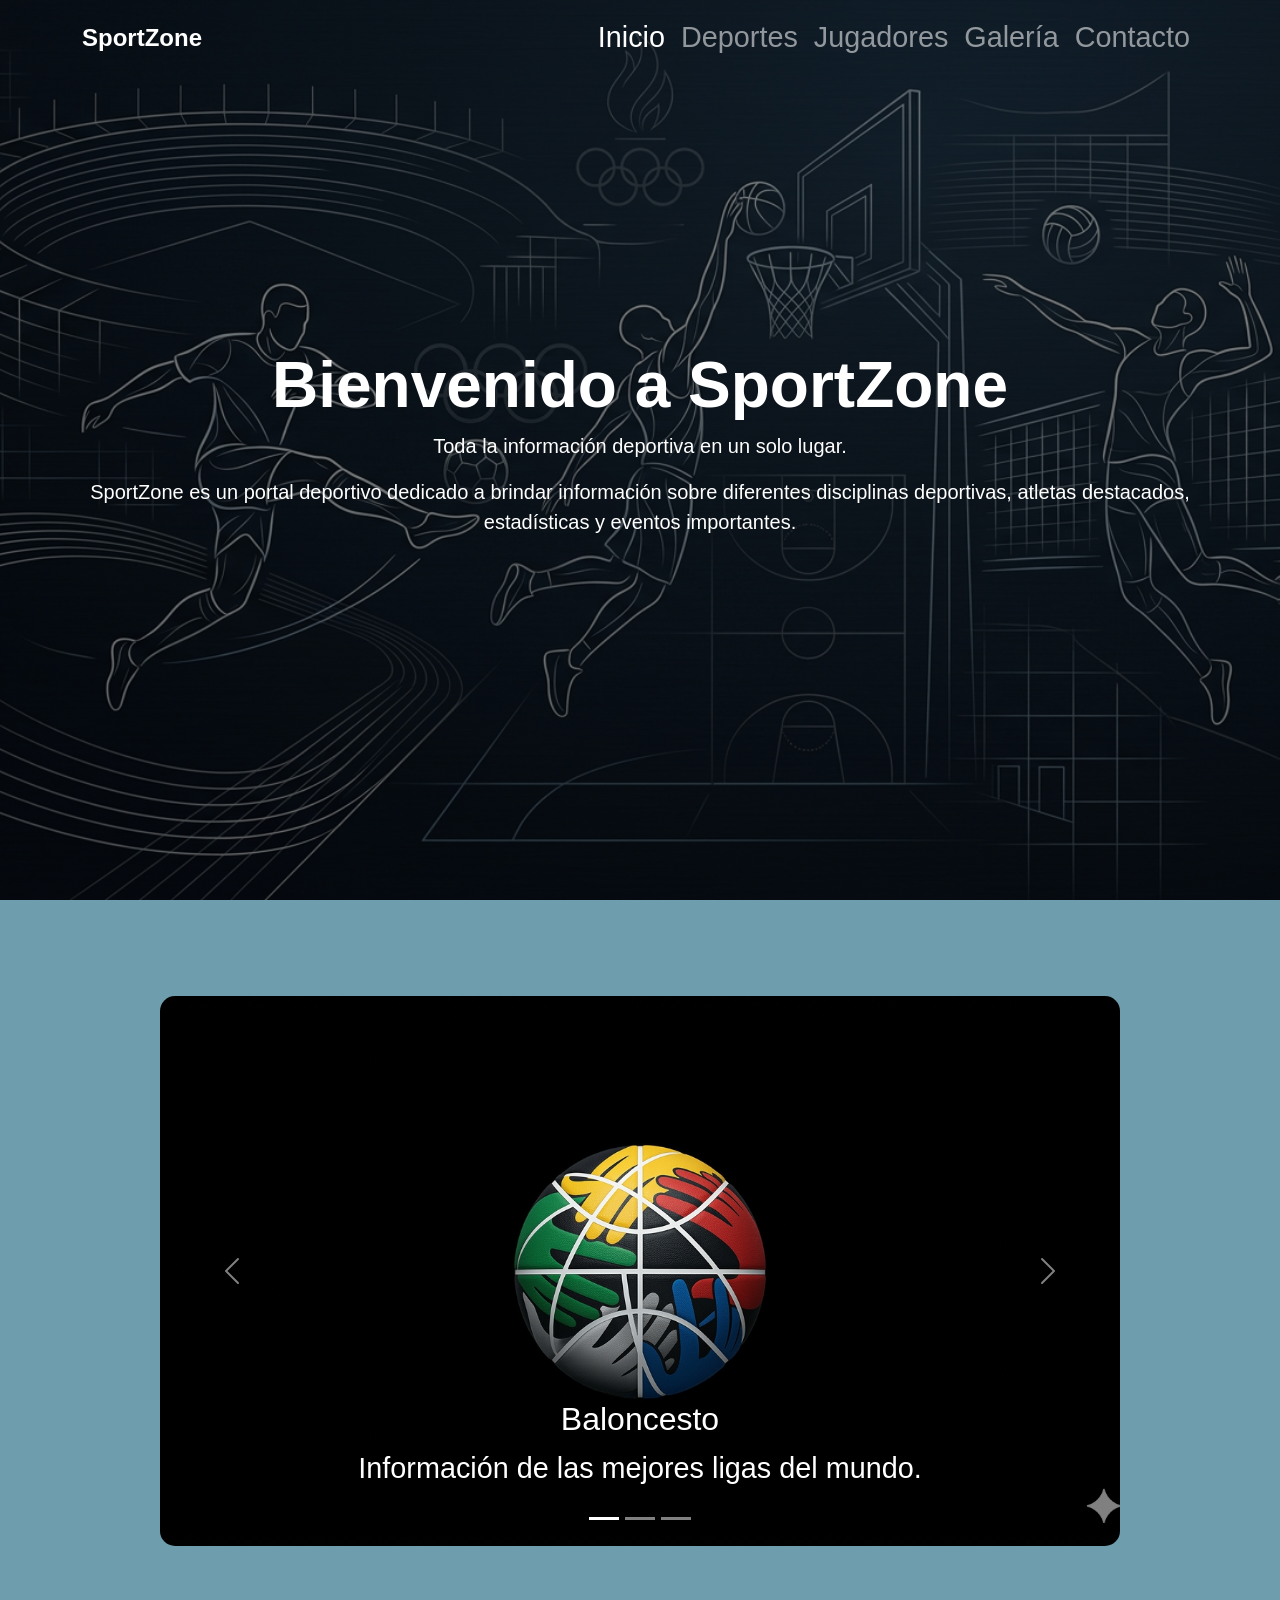
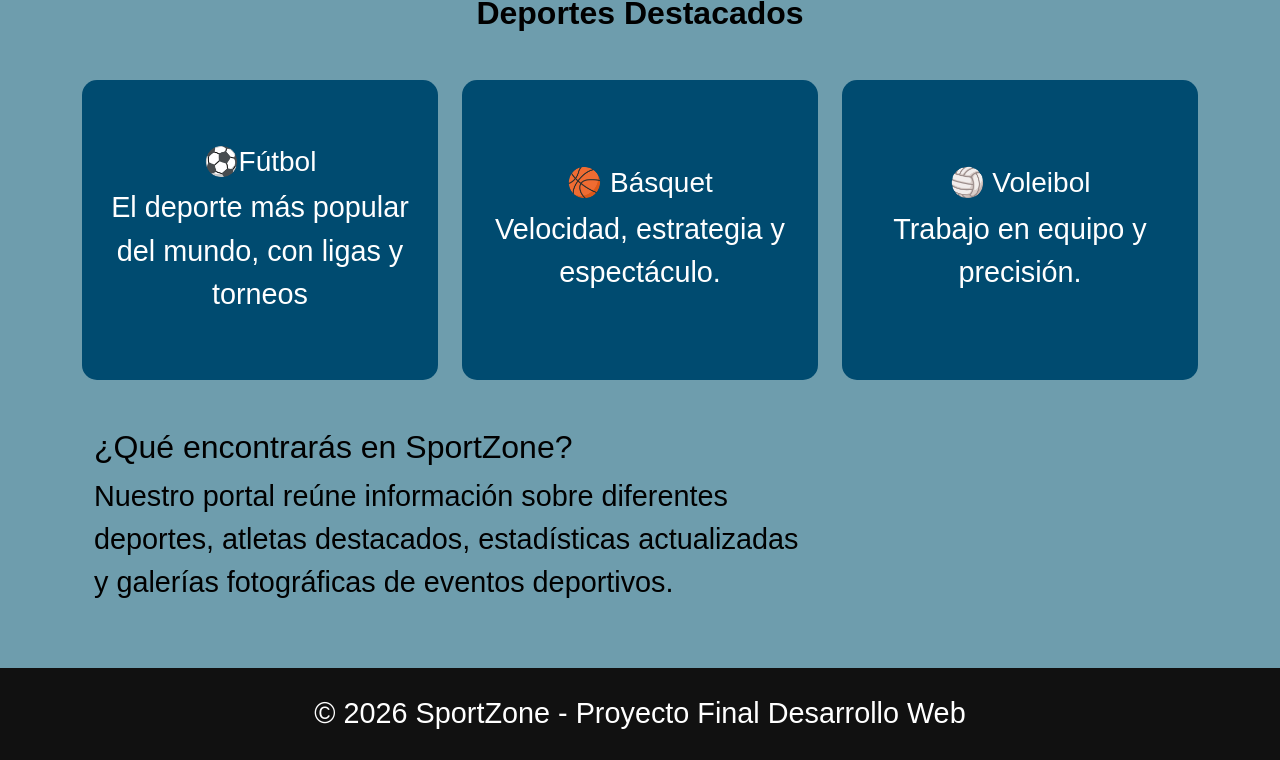
<file: index.html>
<!DOCTYPE html>
<html lang="es">

<head>
    <meta charset="UTF-8">
    <meta name="viewport" content="width=device-width, initial-scale=1.0">
    <title>SportZone - Portal Deportivo</title>
    <link href="https://cdn.jsdelivr.net/npm/bootstrap@5.3.3/dist/css/bootstrap.min.css" rel="stylesheet">
    <link rel="stylesheet" href="css/style.css">
</head>

<body>
    <header>
        <section class="hero">

            <div class="container text-center">

                <h1 class="display-3 fw-bold">
                    Bienvenido a SportZone
                </h1>

                <p class="lead">
                    Toda la información deportiva en un solo lugar.

                </p>

                <p class="lead">

                    SportZone es un portal deportivo dedicado a brindar
                    información sobre diferentes disciplinas deportivas,
                    atletas destacados, estadísticas y eventos importantes.

                </p>

            </div>

        </section>
        <nav class="navbar navbar-expand-lg navbar-dark fixed-top">

            <div class="container">

                <a class="navbar-brand fw-bold" href="index.html">
                    SportZone
                </a>

                <button class="navbar-toggler" type="button" data-bs-toggle="collapse" data-bs-target="#menu">

                    <span class="navbar-toggler-icon"></span>

                </button>

                <div class="collapse navbar-collapse" id="menu">

                    <ul class="navbar-nav ms-auto">

                        <li class="nav-item">
                            <a class="nav-link active" href="index.html">
                                Inicio
                            </a>
                        </li>

                        <li class="nav-item">
                            <a class="nav-link" href="deportes.html">
                                Deportes
                            </a>
                        </li>

                        <li class="nav-item">
                            <a class="nav-link" href="jugadores.html">
                                Jugadores
                            </a>
                        </li>

                        <li class="nav-item">
                            <a class="nav-link" href="galeria.html">
                                Galería
                            </a>
                        </li>

                        <li class="nav-item">
                            <a class="nav-link" href="contacto.html">
                                Contacto
                            </a>
                        </li>

                    </ul>

                </div>

            </div>

        </nav>

    </header>
    <main>

        <section class="mt-5 pt-5">

            <div id="carouselSport" class="carousel slide" data-bs-ride="carousel" data-bs-interval="3000">

                <div class="carousel-indicators">

                    <button type="button" data-bs-target="#carouselSport" data-bs-slide-to="0" class="active">
                    </button>

                    <button type="button" data-bs-target="#carouselSport" data-bs-slide-to="1">
                    </button>

                    <button type="button" data-bs-target="#carouselSport" data-bs-slide-to="2">
                    </button>

                </div>

                <div class="carousel-inner">

                    <div class="carousel-item active">

                        <img src="img/FIBA.png" class="d-block w-100" alt="Basket">

                        <div class="carousel-caption">

                            <h2>Baloncesto</h2>

                            <p>
                                Información de las mejores ligas del mundo.
                            </p>

                        </div>

                    </div>

                    <div class="carousel-item">

                        <img src="img/FIFA.png" class="d-block w-100" alt="Fútbol">

                        <div class="carousel-caption">

                            <h2>Fútbol</h2>

                            <p>
                                Noticias, jugadores y torneos internacionales.
                            </p>

                        </div>

                    </div>

                    <div class="carousel-item">

                        <img src="img/FIVB.png" class="d-block w-100" alt="Voleibol">

                        <div class="carousel-caption">

                            <h2>Voleibol</h2>

                            <p>
                                Conoce reglas, equipos y competiciones.
                            </p>

                        </div>

                    </div>

                </div>

                <button class="carousel-control-prev" type="button" data-bs-target="#carouselSport"
                    data-bs-slide="prev">

                    <span class="carousel-control-prev-icon"></span>

                </button>

                <button class="carousel-control-next" type="button" data-bs-target="#carouselSport"
                    data-bs-slide="next">

                    <span class="carousel-control-next-icon"></span>

                </button>

            </div>

        </section>
        <section class="container my-5">

            <h2 class="text-center mb-5 fw-bold">
                Deportes Destacados
            </h2>

            <div class="row justify-content-center g-4">

                <div class="col-md-4 d-flex justify-content-center">

                    <div class="flip-card">

                        <div class="flip-card-inner">

                            <div class="flip-card-front">

                                <h3>⚽Fútbol</h3>

                                El deporte más popular del mundo, con ligas y torneos

                            </div>

                            <div class="flip-card-back">

                                <img src="img/futbol.png" alt="">

                            </div>

                        </div>

                    </div>

                </div>

                <div class="col-md-4 d-flex justify-content-center">

                    <div class="flip-card">

                        <div class="flip-card-inner">

                            <div class="flip-card-front">

                                <h3>🏀 Básquet</h3>

                                Velocidad, estrategia y espectáculo.

                            </div>

                            <div class="flip-card-back">

                                <img src="img/basquet.png" alt="">

                            </div>

                        </div>

                    </div>

                </div>

                <div class="col-md-4 d-flex justify-content-center">

                    <div class="flip-card">

                        <div class="flip-card-inner">
                            <div class="flip-card-front">

                                <h3>🏐 Voleibol</h3>
                                Trabajo en equipo y precisión.
                            </div>

                            <div class="flip-card-back">

                                <img src="img/voley.png" alt="">

                            </div>

                        </div>

                    </div>

                </div>

            </div>

        </section>

    </main>
    <aside class="container my-5">
        <section class="container my-5">

            <div class="row">

                <article class="col-md-8">

                    <h2>
                        ¿Qué encontrarás en SportZone?
                    </h2>

                    <p>

                        Nuestro portal reúne información sobre
                        diferentes deportes, atletas destacados,
                        estadísticas actualizadas y galerías
                        fotográficas de eventos deportivos.

                    </p>

                </article>

            </div>

        </section>
    </aside>
    <footer class="text-center py-4">

        <p class="mb-0">
            © 2026 SportZone - Proyecto Final Desarrollo Web
        </p>

    </footer>

    <script src="https://cdn.jsdelivr.net/npm/bootstrap@5.3.3/dist/js/bootstrap.bundle.min.js"></script>
    <script src="js/script.js"></script>

</body>

</html>
</file>
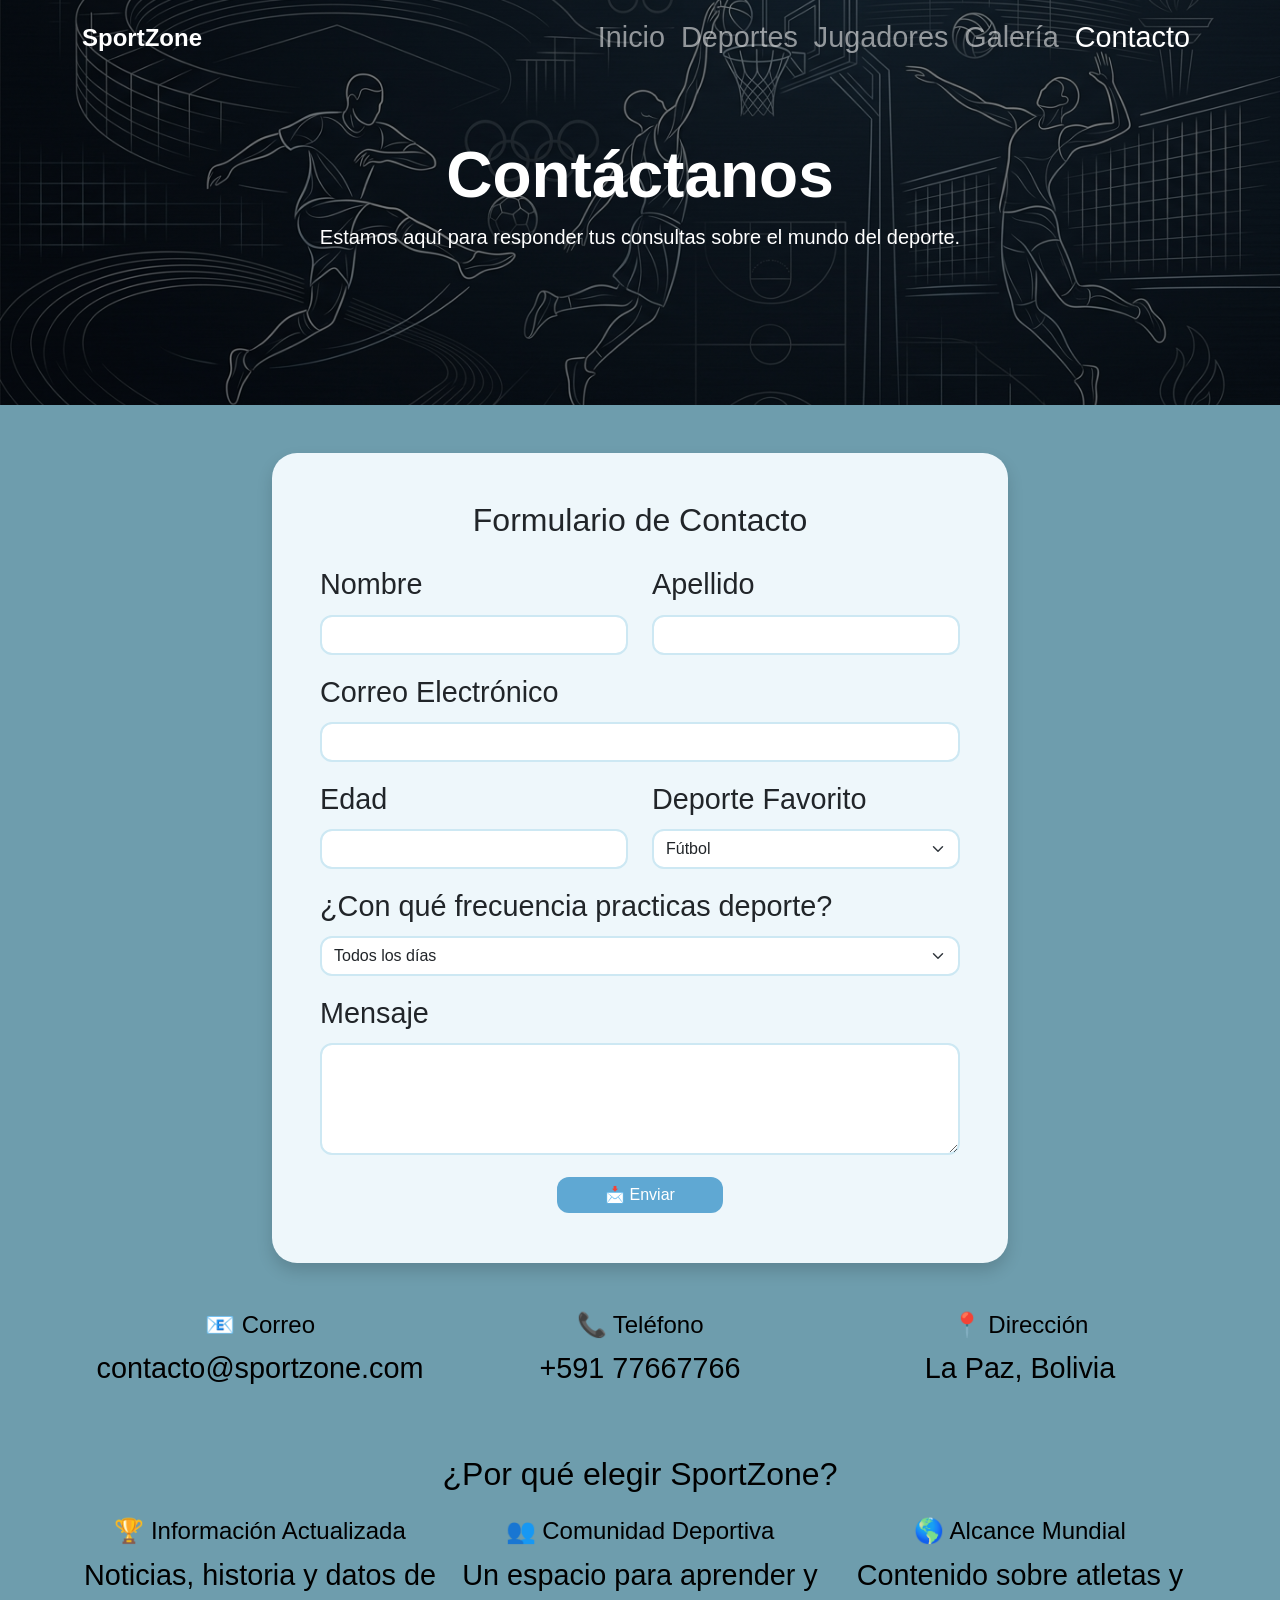
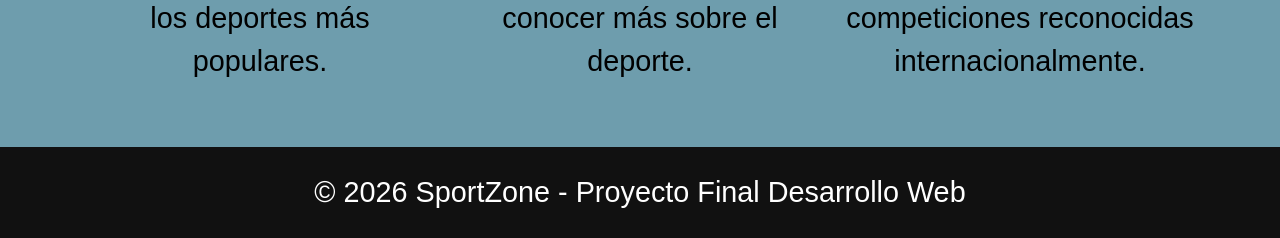
<file: contacto.html>
<!DOCTYPE html>
<html lang="en">

<head>
    <meta charset="UTF-8">
    <meta name="viewport" content="width=device-width, initial-scale=1.0">
    <title>Contacto - Portal Deportivo</title>
    <link href="https://cdn.jsdelivr.net/npm/bootstrap@5.3.3/dist/css/bootstrap.min.css" rel="stylesheet">
    <link rel="stylesheet" href="css/style.css">
</head>

<body>
    <header>

        <nav class="navbar navbar-expand-lg navbar-dark fixed-top">

            <div class="container">

                <a class="navbar-brand fw-bold" href="index.html">
                    SportZone
                </a>

                <button class="navbar-toggler" type="button" data-bs-toggle="collapse" data-bs-target="#menu">

                    <span class="navbar-toggler-icon"></span>

                </button>

                <div class="collapse navbar-collapse" id="menu">

                    <ul class="navbar-nav ms-auto">

                        <li class="nav-item">
                            <a class="nav-link" href="index.html">
                                Inicio
                            </a>
                        </li>

                        <li class="nav-item">
                            <a class="nav-link" href="deportes.html">
                                Deportes
                            </a>
                        </li>

                        <li class="nav-item">
                            <a class="nav-link" href="jugadores.html">
                                Jugadores
                            </a>
                        </li>

                        <li class="nav-item">
                            <a class="nav-link" href="galeria.html">
                                Galería
                            </a>
                        </li>

                        <li class="nav-item">
                            <a class="nav-link active" href="contacto.html">
                                Contacto
                            </a>
                        </li>

                    </ul>

                </div>

            </div>

        </nav>

    </header>
    <main>

        <section class="hero-contacto">

            <div class="container text-center">

                <h1 class="display-3 fw-bold">
                    Contáctanos
                </h1>

                <p class="lead">
                    Estamos aquí para responder tus consultas sobre el mundo del deporte.
                </p>

            </div>

        </section>
        <section class="container my-5">

            <div class="row justify-content-center">

                <div class="col-lg-8">

                    <div class="card contacto-card shadow border-0">

                        <div class="card-body p-5">

                            <h2 class="text-center mb-4">
                                Formulario de Contacto
                            </h2>

                            <form id="formContacto">

                                <div class="row">

                                    <div class="col-md-6 mb-3">

                                        <label class="form-label">
                                            Nombre
                                        </label>

                                        <input type="text" id="nombre" class="form-control">

                                    </div>

                                    <div class="col-md-6 mb-3">

                                        <label class="form-label">
                                            Apellido
                                        </label>

                                        <input type="text" id="apellido" class="form-control">

                                    </div>

                                </div>

                                <div class="mb-3">

                                    <label class="form-label">
                                        Correo Electrónico
                                    </label>

                                    <input type="email" id="correo" class="form-control">

                                </div>

                                <div class="row">

                                    <div class="col-md-6 mb-3">

                                        <label class="form-label">
                                            Edad
                                        </label>

                                        <input type="number" id="edad" class="form-control">

                                    </div>

                                    <div class="col-md-6 mb-3">

                                        <label class="form-label">
                                            Deporte Favorito
                                        </label>

                                        <select id="deporte" class="form-select">

                                            <option>Fútbol</option>
                                            <option>Básquet</option>
                                            <option>Voleibol</option>
                                            <option>Natación</option>

                                        </select>

                                    </div>

                                </div>

                                <div class="mb-3">

                                    <label class="form-label">
                                        ¿Con qué frecuencia practicas deporte?
                                    </label>

                                    <select id="frecuencia" class="form-select">

                                        <option>Todos los días</option>
                                        <option>Varias veces por semana</option>
                                        <option>Ocasionalmente</option>
                                        <option>Casi nunca</option>

                                    </select>

                                </div>

                                <div class="mb-3">

                                    <label class="form-label">
                                        Mensaje
                                    </label>

                                    <textarea class="form-control" id="mensaje" rows="4"></textarea>

                                </div>

                                <div class="text-center">

                                    <button class="btn btn-contacto px-5">

                                        📩 Enviar

                                    </button>

                                </div>

                            </form>

                        </div>

                    </div>

                </div>

            </div>

        </section>
        <section class="container my-5">

            <div class="row text-center">

                <div class="col-md-4">

                    <h4>
                        📧 Correo
                    </h4>

                    <p>
                        contacto@sportzone.com
                    </p>

                </div>

                <div class="col-md-4">

                    <h4>
                        📞 Teléfono
                    </h4>

                    <p>
                        +591 77667766
                    </p>

                </div>

                <div class="col-md-4">

                    <h4>
                        📍 Dirección
                    </h4>

                    <p>
                        La Paz, Bolivia
                    </p>

                </div>

            </div>

        </section>
        <section class="container text-center my-5">

            <h2 class="mb-4">
                ¿Por qué elegir SportZone?
            </h2>

            <div class="row">

                <div class="col-md-4">

                    <h4>
                        🏆 Información Actualizada
                    </h4>

                    <p>
                        Noticias, historia y datos de los deportes más populares.
                    </p>

                </div>

                <div class="col-md-4">

                    <h4>
                        👥 Comunidad Deportiva
                    </h4>

                    <p>
                        Un espacio para aprender y conocer más sobre el deporte.
                    </p>

                </div>

                <div class="col-md-4">

                    <h4>
                        🌎 Alcance Mundial
                    </h4>

                    <p>
                        Contenido sobre atletas y competiciones reconocidas internacionalmente.
                    </p>

                </div>

            </div>

        </section>


    </main>
    <footer class="text-center py-4">

        <p class="mb-0">
            © 2026 SportZone - Proyecto Final Desarrollo Web
        </p>

    </footer>
    <script src="https://cdn.jsdelivr.net/npm/bootstrap@5.3.3/dist/js/bootstrap.bundle.min.js"></script>
    <script src="js/script.js"></script>
</body>

</html>
</file>
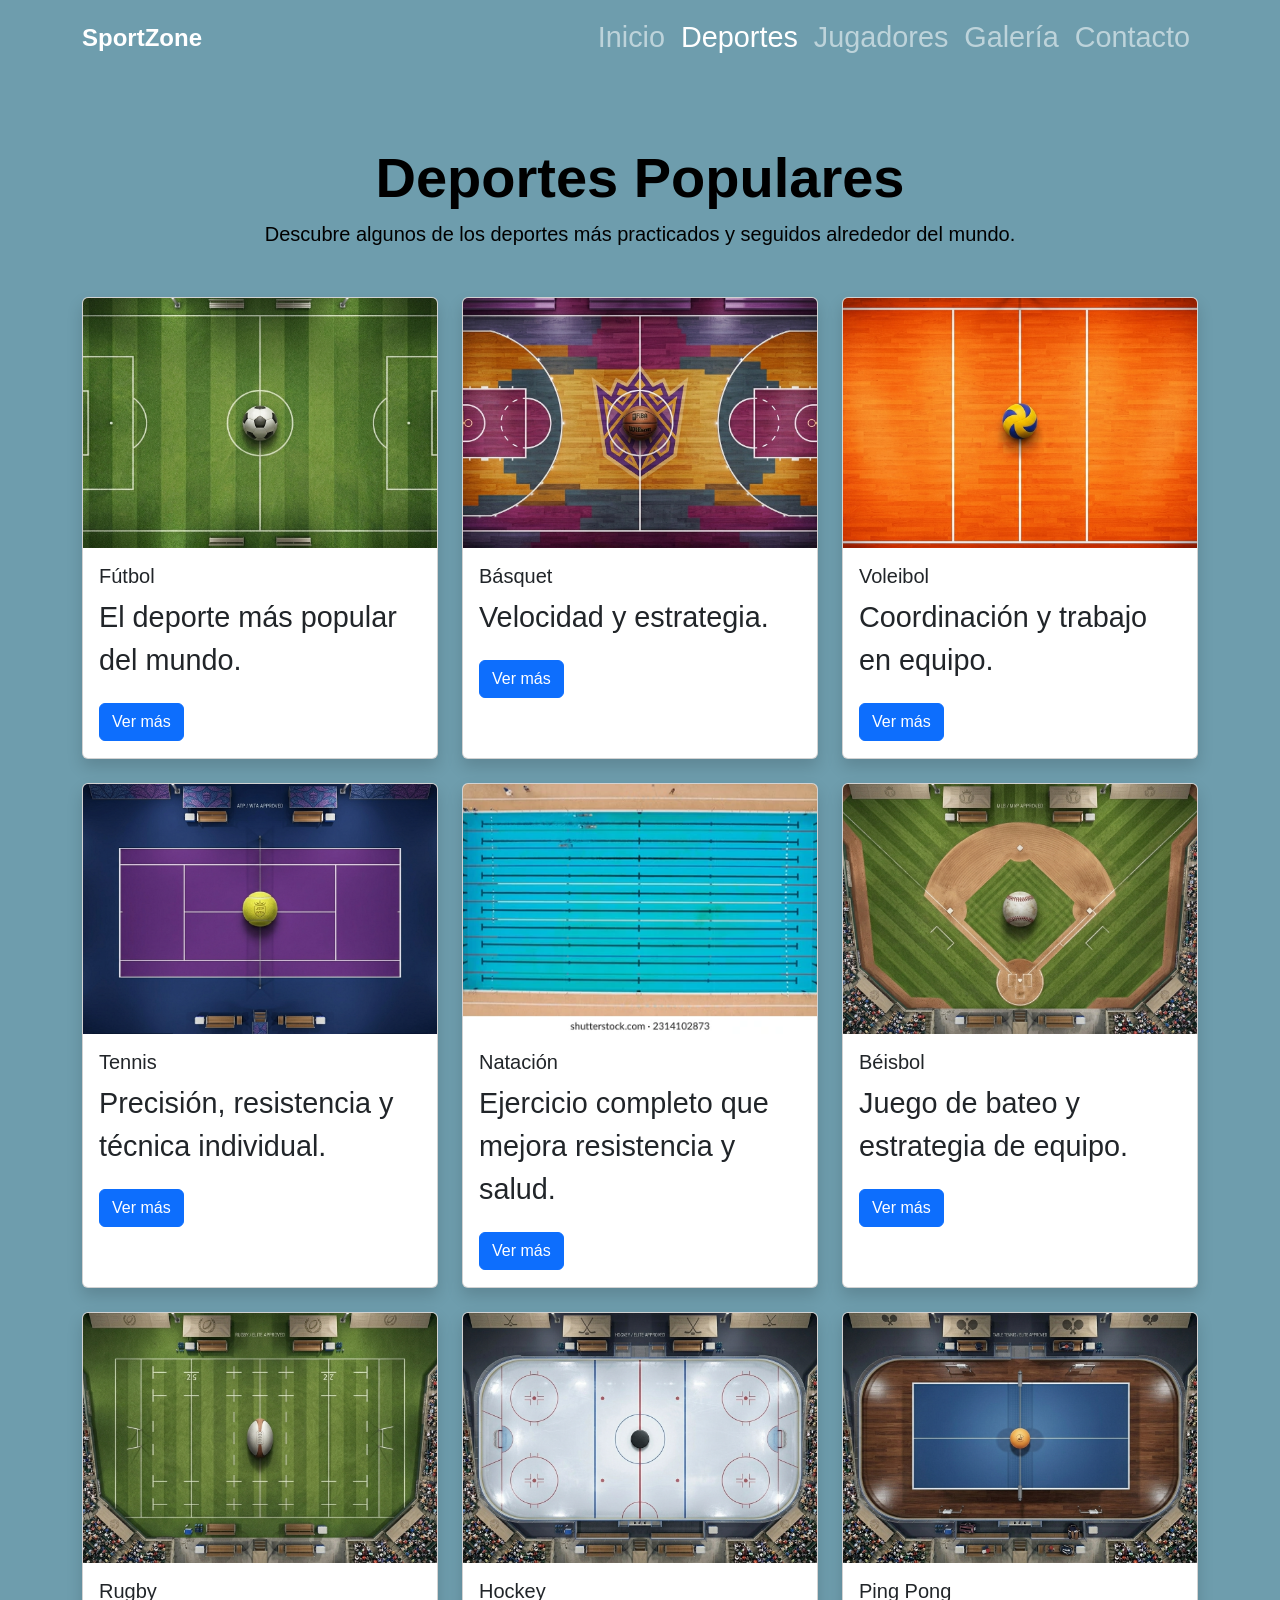
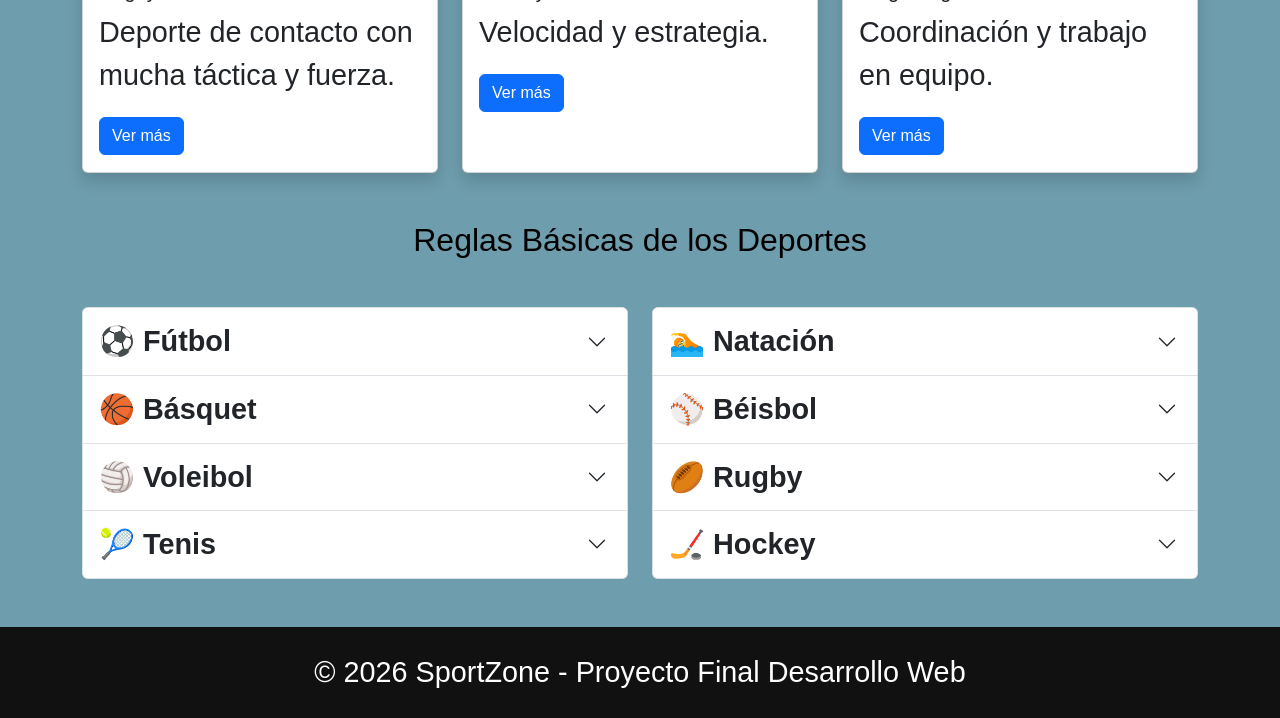
<file: deportes.html>
<!DOCTYPE html>
<html lang="en">

<head>
    <meta charset="UTF-8">
    <meta name="viewport" content="width=device-width, initial-scale=1.0">
    <title>Deportes - Portal Deportivo</title>
    <link href="https://cdn.jsdelivr.net/npm/bootstrap@5.3.3/dist/css/bootstrap.min.css" rel="stylesheet">
    <link rel="stylesheet" href="css/style.css">
</head>

<body>
    <header>

        <nav class="navbar navbar-expand-lg navbar-dark fixed-top">

            <div class="container">

                <a class="navbar-brand fw-bold" href="index.html">
                    SportZone
                </a>

                <button class="navbar-toggler" type="button" data-bs-toggle="collapse" data-bs-target="#menu">

                    <span class="navbar-toggler-icon"></span>

                </button>

                <div class="collapse navbar-collapse" id="menu">

                    <ul class="navbar-nav ms-auto">

                        <li class="nav-item">
                            <a class="nav-link" href="index.html">
                                Inicio
                            </a>
                        </li>

                        <li class="nav-item">
                            <a class="nav-link active" href="deportes.html">
                                Deportes
                            </a>
                        </li>

                        <li class="nav-item">
                            <a class="nav-link" href="jugadores.html">
                                Jugadores
                            </a>
                        </li>

                        <li class="nav-item">
                            <a class="nav-link" href="galeria.html">
                                Galería
                            </a>
                        </li>

                        <li class="nav-item">
                            <a class="nav-link" href="contacto.html">
                                Contacto
                            </a>
                        </li>

                    </ul>

                </div>

            </div>

        </nav>

    </header>
    <main class="pt-5 mt-5">

        <section class="container text-center my-5">

            <h1 class="display-4 fw-bold">
                Deportes Populares
            </h1>

            <p class="lead">
                Descubre algunos de los deportes más practicados y seguidos alrededor del mundo.
            </p>

        </section>
        <section class="container my-5">

            <div class="row g-4">

                <div class="col-md-4">

                    <div class="card shadow h-100">

                        <img src="img/futbol.png" class="card-img-top" alt="Fútbol">

                        <div class="card-body">

                            <h5 class="card-title">
                                Fútbol
                            </h5>

                            <p class="card-text">
                                El deporte más popular del mundo.
                            </p>

                            <button class="btn btn-primary" data-bs-toggle="modal" data-bs-target="#modalFutbol">

                                Ver más
                            </button>

                        </div>

                    </div>

                </div>

                <div class="col-md-4">

                    <div class="card shadow h-100">

                        <img src="img/basquet.png" class="card-img-top" alt="Básquet">

                        <div class="card-body">

                            <h5 class="card-title">
                                Básquet
                            </h5>

                            <p class="card-text">
                                Velocidad y estrategia.
                            </p>

                            <button class="btn btn-primary" data-bs-toggle="modal" data-bs-target="#modalBasket">

                                Ver más
                            </button>

                        </div>

                    </div>

                </div>

                <div class="col-md-4">

                    <div class="card shadow h-100">

                        <img src="img/voley.png" class="card-img-top" alt="Voleibol">

                        <div class="card-body">

                            <h5 class="card-title">
                                Voleibol
                            </h5>

                            <p class="card-text">
                                Coordinación y trabajo en equipo.
                            </p>

                            <button class="btn btn-primary" data-bs-toggle="modal" data-bs-target="#modalVoley">

                                Ver más
                            </button>

                        </div>

                    </div>

                </div>

                <div class="col-md-4">

                    <div class="card shadow h-100">

                        <img src="img/tenis.png" class="card-img-top" alt="Tennis">

                        <div class="card-body">

                            <h5 class="card-title">
                                Tennis
                            </h5>

                            <p class="card-text">
                                Precisión, resistencia y técnica individual.
                            </p>

                            <button class="btn btn-primary" data-bs-toggle="modal" data-bs-target="#modalTennis">

                                Ver más
                            </button>

                        </div>

                    </div>

                </div>

                <div class="col-md-4">

                    <div class="card shadow h-100">

                        <img src="img/natacion.webp" class="card-img-top" alt="Natación">

                        <div class="card-body">

                            <h5 class="card-title">
                                Natación
                            </h5>

                            <p class="card-text">
                                Ejercicio completo que mejora resistencia y salud.
                            </p>

                            <button class="btn btn-primary" data-bs-toggle="modal" data-bs-target="#modalNatacion">

                                Ver más
                            </button>

                        </div>

                    </div>

                </div>

                <div class="col-md-4">

                    <div class="card shadow h-100">

                        <img src="img/beisbol.png" class="card-img-top" alt="Béisbol">

                        <div class="card-body">

                            <h5 class="card-title">
                                Béisbol
                            </h5>

                            <p class="card-text">
                                Juego de bateo y estrategia de equipo.
                            </p>

                            <button class="btn btn-primary" data-bs-toggle="modal" data-bs-target="#modalBeisbol">

                                Ver más
                            </button>

                        </div>

                    </div>

                </div>

                <div class="col-md-4">

                    <div class="card shadow h-100">

                        <img src="img/rugby.png" class="card-img-top" alt="Rugby">

                        <div class="card-body">

                            <h5 class="card-title">
                                Rugby
                            </h5>

                            <p class="card-text">
                                Deporte de contacto con mucha táctica y fuerza.
                            </p>

                            <button class="btn btn-primary" data-bs-toggle="modal" data-bs-target="#modalRugby">

                                Ver más
                            </button>

                        </div>

                    </div>

                </div>

                <div class="col-md-4">

                    <div class="card shadow h-100">

                        <img src="img/hockey.png" class="card-img-top" alt="Hockey">

                        <div class="card-body">

                            <h5 class="card-title">
                                Hockey
                            </h5>

                            <p class="card-text">
                                Velocidad y estrategia.
                            </p>

                            <button class="btn btn-primary" data-bs-toggle="modal" data-bs-target="#modalHockey">

                                Ver más
                            </button>

                        </div>

                    </div>

                </div>

                <div class="col-md-4">

                    <div class="card shadow h-100">

                        <img src="img/pingpon.png" class="card-img-top" alt="Ping Pong">

                        <div class="card-body">

                            <h5 class="card-title">
                                Ping Pong
                            </h5>

                            <p class="card-text">
                                Coordinación y trabajo en equipo.
                            </p>

                            <button class="btn btn-primary" data-bs-toggle="modal" data-bs-target="#modalPingPong">

                                Ver más
                            </button>

                        </div>

                    </div>

                </div>

            </div>

        </section>

        <section class="container my-5">

            <h2 class="text-center mb-4">
                Reglas Básicas de los Deportes
            </h2>

        </section>
        <section class="container my-5">
            <div class="row">
                <div class="col-md-6">
                    <div class="accordion" id="accordionLeft2">
                        <div class="accordion-item">
                            <h2 class="accordion-header" id="a1">
                                <button class="accordion-button collapsed" type="button" data-bs-toggle="collapse"
                                    data-bs-target="#c1" aria-expanded="false" aria-controls="c1">
                                    ⚽ Fútbol
                                </button>
                            </h2>
                            <div id="c1" class="accordion-collapse collapse" aria-labelledby="a1"
                                data-bs-parent="#accordionLeft2">
                                <div class="accordion-body">11 jugadores por equipo, 2 quipos, 90 minutos de juego.
                                </div>
                            </div>
                        </div>
                        <div class="accordion-item">
                            <h2 class="accordion-header" id="a2">
                                <button class="accordion-button collapsed" type="button" data-bs-toggle="collapse"
                                    data-bs-target="#c2" aria-expanded="false" aria-controls="c2">
                                    🏀 Básquet
                                </button>
                            </h2>
                            <div id="c2" class="accordion-collapse collapse" aria-labelledby="a2"
                                data-bs-parent="#accordionLeft2">
                                <div class="accordion-body">5 jugadores por equipo, 2 quipos, 4 periodos de 12 minutos
                                    cada uno.</div>
                            </div>
                        </div>
                        <div class="accordion-item">
                            <h2 class="accordion-header" id="a3">
                                <button class="accordion-button collapsed" type="button" data-bs-toggle="collapse"
                                    data-bs-target="#c3" aria-expanded="false" aria-controls="c3">
                                    🏐 Voleibol
                                </button>
                            </h2>
                            <div id="c3" class="accordion-collapse collapse" aria-labelledby="a3"
                                data-bs-parent="#accordionLeft2">
                                <div class="accordion-body">6 jugadores por equipo, 2 quipos, 5 sets de juego.</div>
                            </div>
                        </div>
                        <div class="accordion-item">
                            <h2 class="accordion-header" id="a4">
                                <button class="accordion-button collapsed" type="button" data-bs-toggle="collapse"
                                    data-bs-target="#c4" aria-expanded="false" aria-controls="c4">
                                    🎾 Tenis
                                </button>
                            </h2>
                            <div id="c4" class="accordion-collapse collapse" aria-labelledby="a4"
                                data-bs-parent="#accordionLeft2">
                                <div class="accordion-body">Juego de raqueta y estrategia de equipo.</div>
                            </div>
                        </div>
                    </div>
                </div>
                <div class="col-md-6">
                    <div class="accordion" id="accordionRight2">
                        <div class="accordion-item">
                            <h2 class="accordion-header" id="b1">
                                <button class="accordion-button collapsed" type="button" data-bs-toggle="collapse"
                                    data-bs-target="#d1" aria-expanded="false" aria-controls="d1">
                                    🏊 Natación
                                </button>
                            </h2>
                            <div id="d1" class="accordion-collapse collapse" aria-labelledby="b1"
                                data-bs-parent="#accordionRight2">
                                <div class="accordion-body">Ejercicio completo que mejora resistencia y salud.</div>
                            </div>
                        </div>
                        <div class="accordion-item">
                            <h2 class="accordion-header" id="b2">
                                <button class="accordion-button collapsed" type="button" data-bs-toggle="collapse"
                                    data-bs-target="#d2" aria-expanded="false" aria-controls="d2">
                                    ⚾ Béisbol
                                </button>
                            </h2>
                            <div id="d2" class="accordion-collapse collapse" aria-labelledby="b2"
                                data-bs-parent="#accordionRight2">
                                <div class="accordion-body">Juego de bateo y estrategia de equipo.</div>
                            </div>
                        </div>
                        <div class="accordion-item">
                            <h2 class="accordion-header" id="b3">
                                <button class="accordion-button collapsed" type="button" data-bs-toggle="collapse"
                                    data-bs-target="#d3" aria-expanded="false" aria-controls="d3">
                                    🏉 Rugby
                                </button>
                            </h2>
                            <div id="d3" class="accordion-collapse collapse" aria-labelledby="b3"
                                data-bs-parent="#accordionRight2">
                                <div class="accordion-body">Deporte de contacto con mucha táctica y fuerza.</div>
                            </div>
                        </div>
                        <div class="accordion-item">
                            <h2 class="accordion-header" id="b4">
                                <button class="accordion-button collapsed" type="button" data-bs-toggle="collapse"
                                    data-bs-target="#d4" aria-expanded="false" aria-controls="d4">
                                    🏒 Hockey
                                </button>
                            </h2>
                            <div id="d4" class="accordion-collapse collapse" aria-labelledby="b4"
                                data-bs-parent="#accordionRight2">
                                <div class="accordion-body">Velocidad, precisión y trabajo en equipo.</div>
                            </div>
                        </div>
                    </div>
                </div>
            </div>
        </section>

        <div class="modal fade" id="modalFutbol" tabindex="-1">

            <div class="modal-dialog modal-dialog-centered">

                <div class="modal-content">

                    <div class="modal-header">
                        <h5 class="modal-title">⚽ Fútbol</h5>
                        <button class="btn-close" data-bs-dismiss="modal"></button>
                    </div>

                    <div class="modal-body">

                        <p><strong>Historia:</strong> Surgió en Inglaterra durante el siglo XIX.</p>

                        <p><strong>Jugadores:</strong> 11 por equipo.</p>

                        <p><strong>Duración:</strong> 90 minutos.</p>

                        <p><strong>Beneficios:</strong> Mejora resistencia, velocidad y trabajo en equipo.</p>

                    </div>

                </div>

            </div>

        </div>

        <div class="modal fade" id="modalBasket" tabindex="-1">

            <div class="modal-dialog modal-dialog-centered">

                <div class="modal-content">

                    <div class="modal-header">
                        <h5 class="modal-title">🏀 Básquet</h5>
                        <button class="btn-close" data-bs-dismiss="modal"></button>
                    </div>

                    <div class="modal-body">

                        <p><strong>Historia:</strong> Creado por James Naismith en 1891.</p>

                        <p><strong>Jugadores:</strong> 5 por equipo.</p>

                        <p><strong>Duración:</strong> 4 cuartos.</p>

                        <p><strong>Beneficios:</strong> Desarrolla reflejos y coordinación.</p>

                    </div>

                </div>

            </div>

        </div>

        <div class="modal fade" id="modalVoley" tabindex="-1">

            <div class="modal-dialog modal-dialog-centered">

                <div class="modal-content">

                    <div class="modal-header">
                        <h5 class="modal-title">🏐 Voleibol</h5>
                        <button class="btn-close" data-bs-dismiss="modal"></button>
                    </div>

                    <div class="modal-body">

                        <p><strong>Historia:</strong> Inventado en Estados Unidos en 1895.</p>

                        <p><strong>Jugadores:</strong> 6 por equipo.</p>

                        <p><strong>Duración:</strong> Al mejor de 5 sets.</p>

                        <p><strong>Beneficios:</strong> Favorece coordinación y agilidad.</p>

                    </div>

                </div>

            </div>

        </div>

        <div class="modal fade" id="modalTennis" tabindex="-1">

            <div class="modal-dialog modal-dialog-centered">

                <div class="modal-content">

                    <div class="modal-header">
                        <h5 class="modal-title">🎾 Tenis</h5>
                        <button class="btn-close" data-bs-dismiss="modal"></button>
                    </div>

                    <div class="modal-body">

                        <p><strong>Jugadores:</strong> Individual o dobles.</p>

                        <p><strong>Beneficios:</strong> Mejora reflejos y concentración.</p>

                    </div>

                </div>

            </div>

        </div>

        <div class="modal fade" id="modalNatacion" tabindex="-1">

            <div class="modal-dialog modal-dialog-centered">

                <div class="modal-content">

                    <div class="modal-header">
                        <h5 class="modal-title">🏊 Natación</h5>
                        <button class="btn-close" data-bs-dismiss="modal"></button>
                    </div>

                    <div class="modal-body">

                        <p><strong>Beneficios:</strong> Trabaja todo el cuerpo y mejora la capacidad pulmonar.</p>

                    </div>

                </div>

            </div>

        </div>

        <div class="modal fade" id="modalBeisbol" tabindex="-1">

            <div class="modal-dialog modal-dialog-centered">

                <div class="modal-content">

                    <div class="modal-header">
                        <h5 class="modal-title">⚾ Béisbol</h5>
                        <button class="btn-close" data-bs-dismiss="modal"></button>
                    </div>

                    <div class="modal-body">

                        <p>Dos equipos alternan entre batear y defender.</p>

                    </div>

                </div>

            </div>

        </div>

        <div class="modal fade" id="modalRugby" tabindex="-1">

            <div class="modal-dialog modal-dialog-centered">

                <div class="modal-content">

                    <div class="modal-header">
                        <h5 class="modal-title">🏉 Rugby</h5>
                        <button class="btn-close" data-bs-dismiss="modal"></button>
                    </div>

                    <div class="modal-body">

                        <p>Combina fuerza, velocidad y estrategia.</p>

                    </div>

                </div>

            </div>

        </div>

        <div class="modal fade" id="modalHockey" tabindex="-1">

            <div class="modal-dialog modal-dialog-centered">

                <div class="modal-content">

                    <div class="modal-header">
                        <h5 class="modal-title">🏑 Hockey</h5>
                        <button class="btn-close" data-bs-dismiss="modal"></button>
                    </div>

                    <div class="modal-body">

                        <p>Los jugadores usan un stick para marcar goles.</p>

                    </div>

                </div>

            </div>

        </div>

        <div class="modal fade" id="modalPingPong" tabindex="-1">

            <div class="modal-dialog modal-dialog-centered">

                <div class="modal-content">

                    <div class="modal-header">
                        <h5 class="modal-title">🏓 Ping Pong</h5>
                        <button class="btn-close" data-bs-dismiss="modal"></button>
                    </div>

                    <div class="modal-body">

                        <p>También conocido como tenis de mesa.</p>

                    </div>

                </div>

            </div>

        </div>

    </main>

    <footer class="text-center py-4">

        <p class="mb-0">
            © 2026 SportZone - Proyecto Final Desarrollo Web
        </p>

    </footer>
    <script src="https://cdn.jsdelivr.net/npm/bootstrap@5.3.3/dist/js/bootstrap.bundle.min.js"></script>
    <script src="js/script.js"></script>
</body>

</html>
</file>
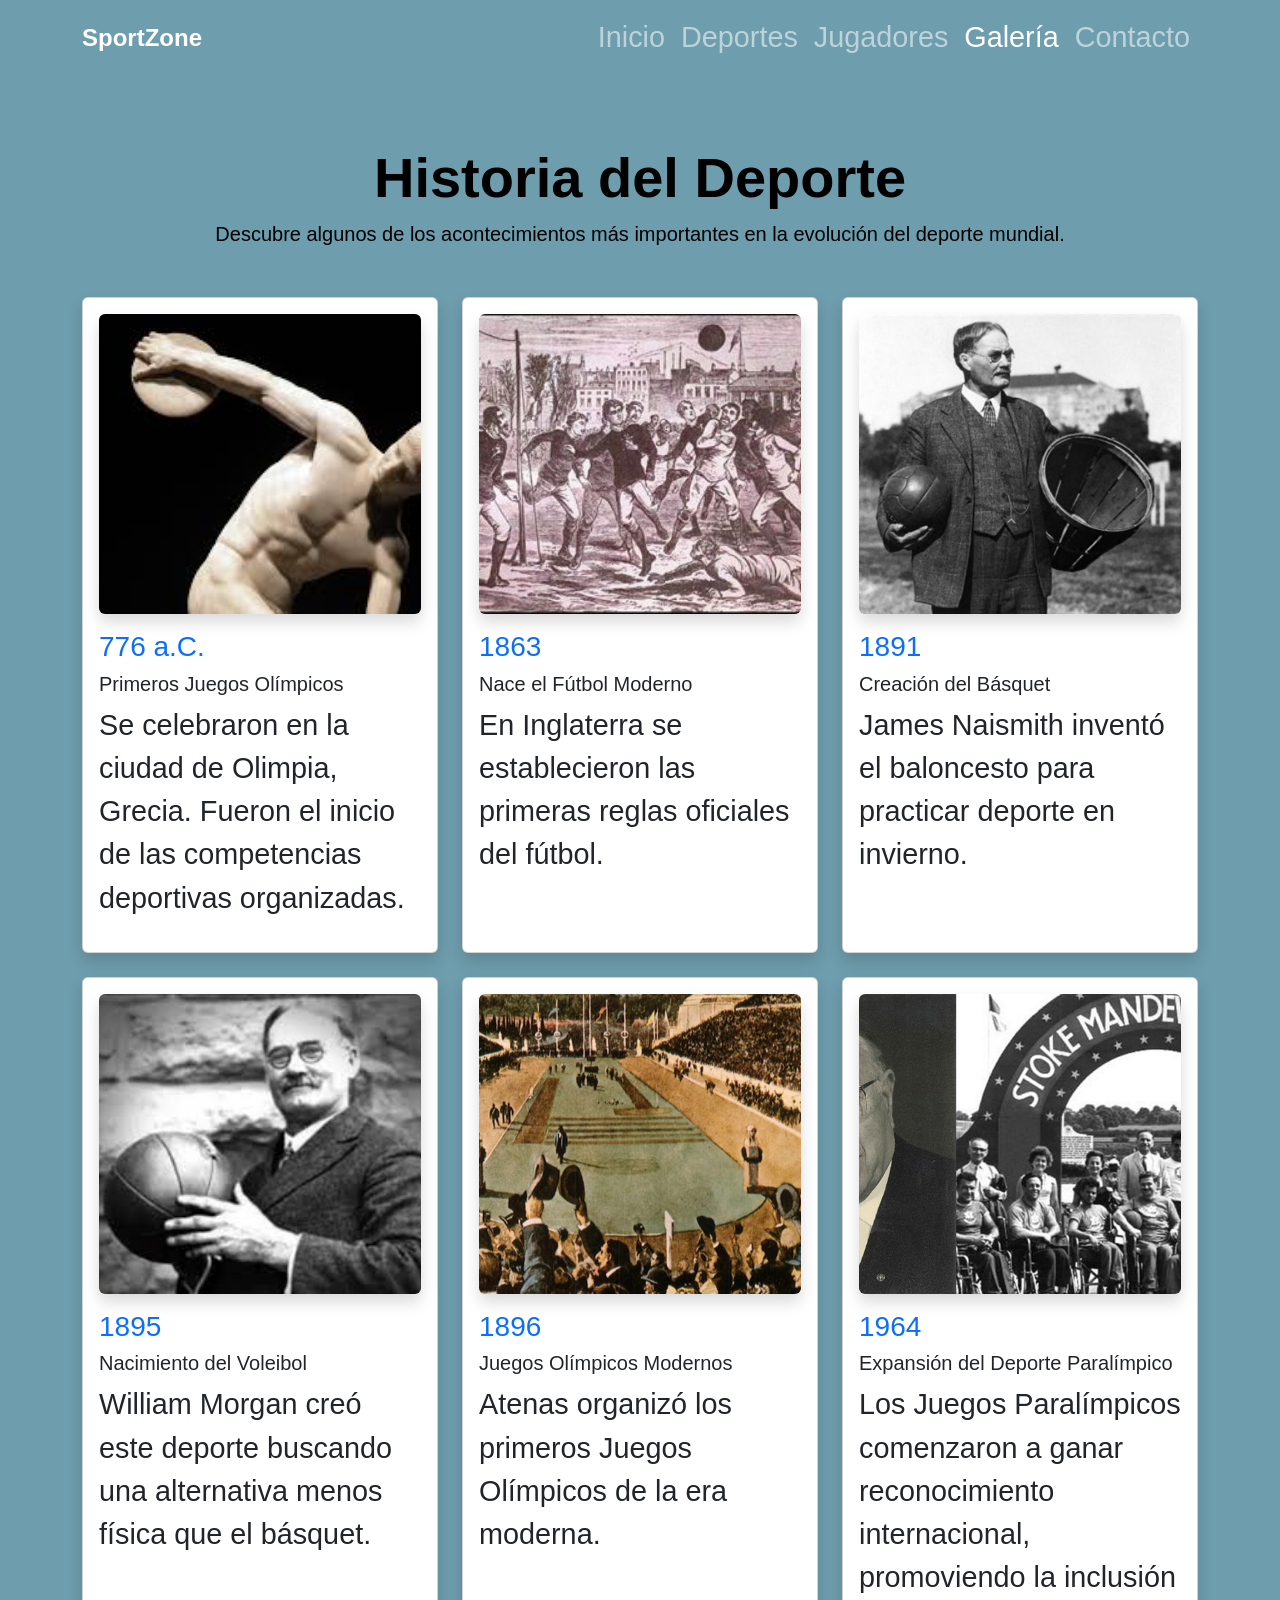
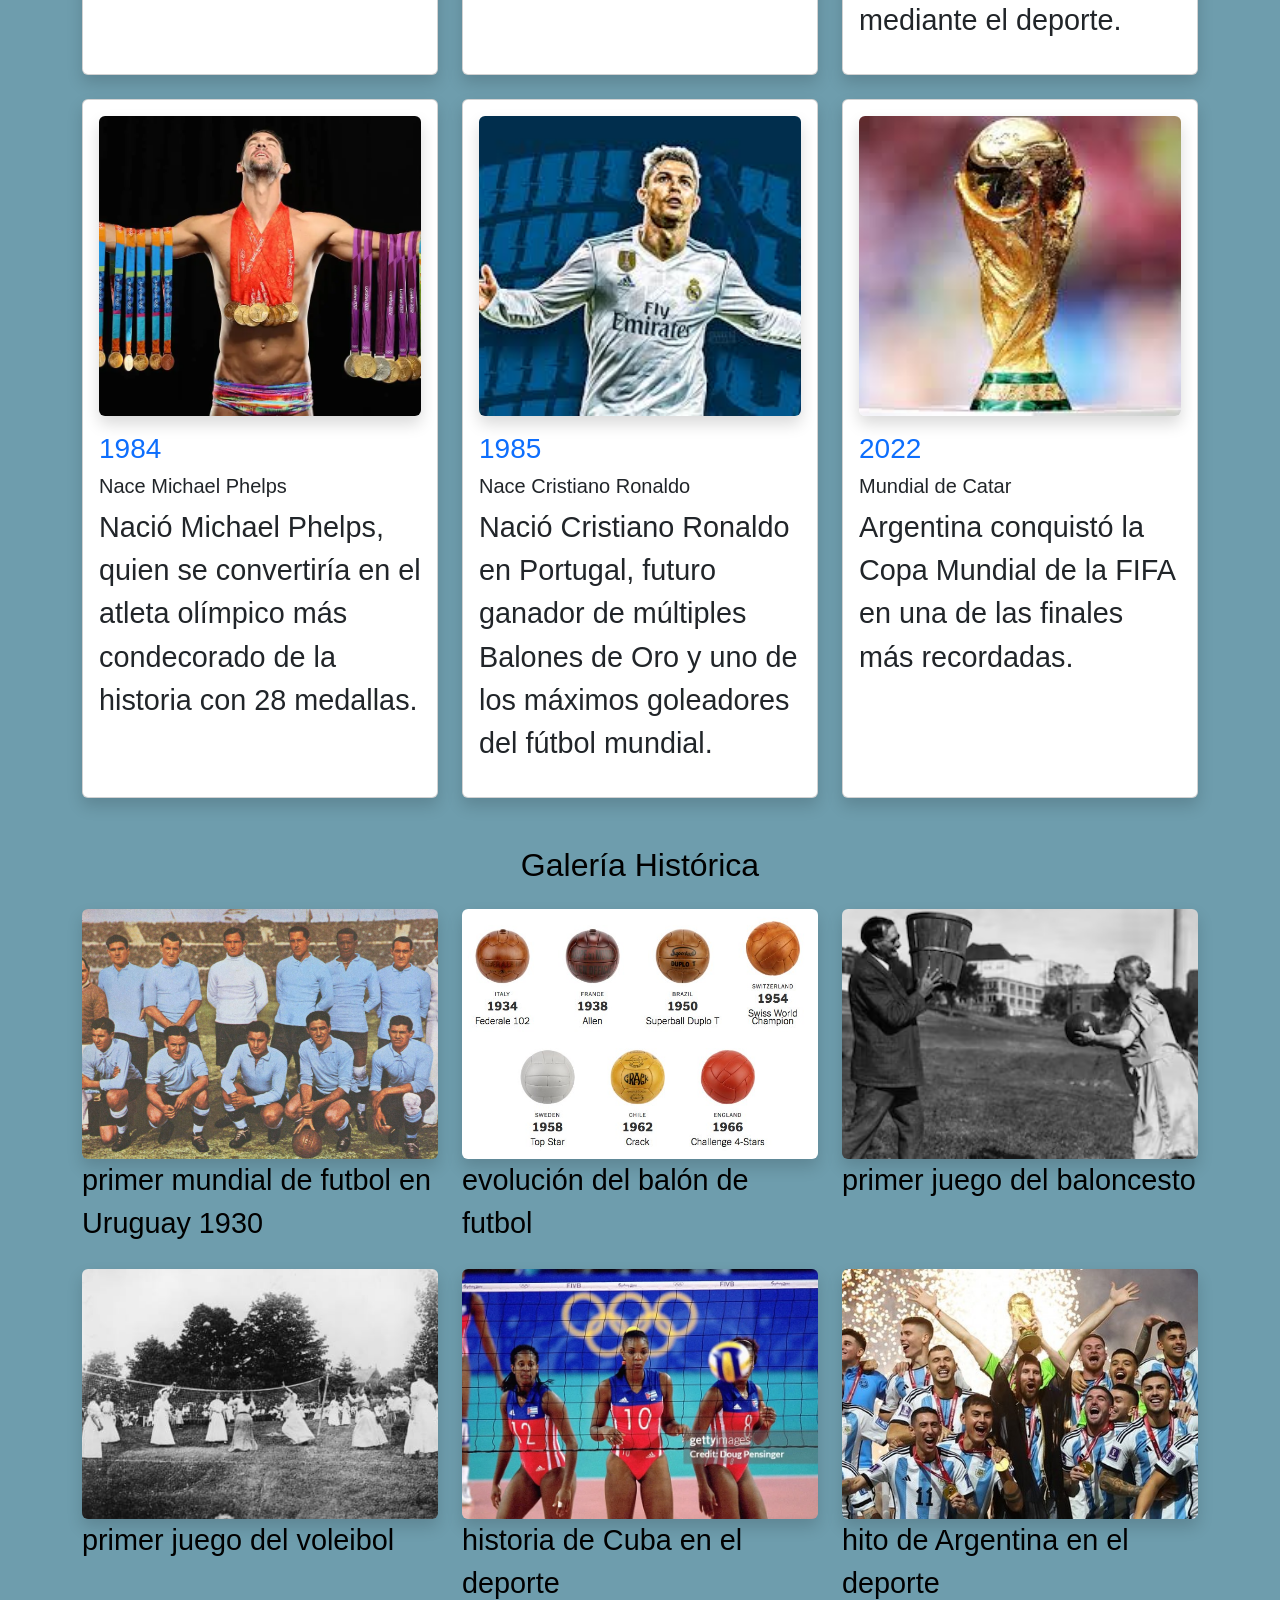
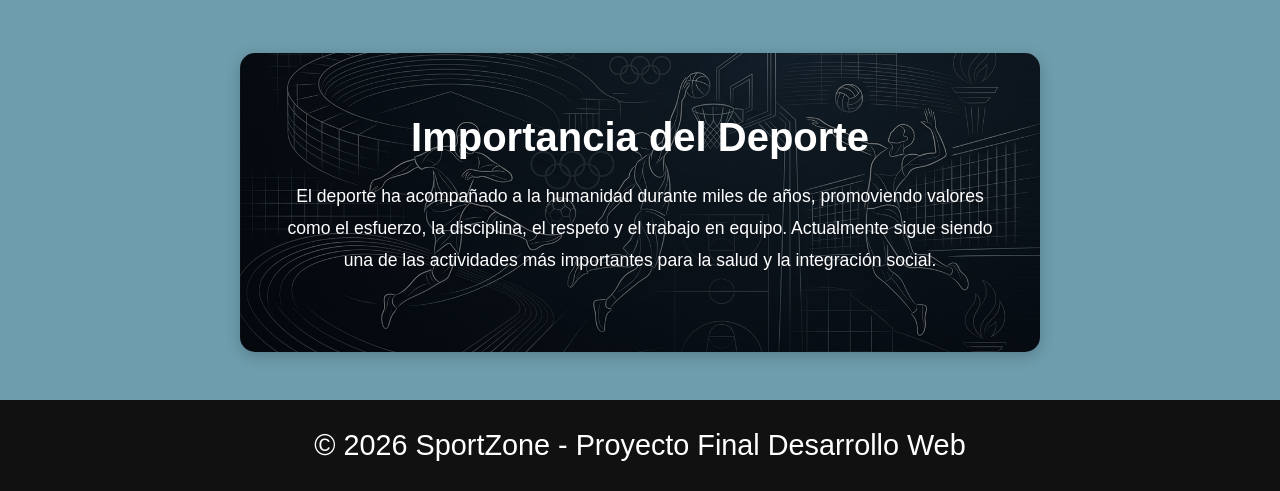
<file: galeria.html>
<!DOCTYPE html>
<html lang="en">

<head>
    <meta charset="UTF-8">
    <meta name="viewport" content="width=device-width, initial-scale=1.0">
    <title>Galeria - Portal Deportivo</title>
    <link href="https://cdn.jsdelivr.net/npm/bootstrap@5.3.3/dist/css/bootstrap.min.css" rel="stylesheet">
    <link rel="stylesheet" href="css/style.css">
</head>

<body>
    <header>

        <nav class="navbar navbar-expand-lg navbar-dark fixed-top">

            <div class="container">

                <a class="navbar-brand fw-bold" href="index.html">
                    SportZone
                </a>

                <button class="navbar-toggler" type="button" data-bs-toggle="collapse" data-bs-target="#menu">

                    <span class="navbar-toggler-icon"></span>

                </button>

                <div class="collapse navbar-collapse" id="menu">

                    <ul class="navbar-nav ms-auto">

                        <li class="nav-item">
                            <a class="nav-link" href="index.html">
                                Inicio
                            </a>
                        </li>

                        <li class="nav-item">
                            <a class="nav-link" href="deportes.html">
                                Deportes
                            </a>
                        </li>

                        <li class="nav-item">
                            <a class="nav-link" href="jugadores.html">
                                Jugadores
                            </a>
                        </li>

                        <li class="nav-item">
                            <a class="nav-link active" href="galeria.html">
                                Galería
                            </a>
                        </li>

                        <li class="nav-item">
                            <a class="nav-link" href="contacto.html">
                                Contacto
                            </a>
                        </li>

                    </ul>

                </div>

            </div>

        </nav>

    </header>
    <main class="pt-5 mt-5">

        <section class="container text-center my-5">

            <h1 class="display-4 fw-bold">
                Historia del Deporte
            </h1>

            <p class="lead">
                Descubre algunos de los acontecimientos más importantes en la evolución del deporte mundial.
            </p>

        </section>
        <section class="container my-5">

            <div class="row g-4">

                <div class="col-md-4">

                    <div class="card shadow h-100">

                        <div class="card-body">

                            <img src="img/grecia.jpg" class="img-fluid rounded shadow mb-3 timeline-img">
                            <h3 class="text-primary">
                                776 a.C.
                            </h3>

                            <h5>
                                Primeros Juegos Olímpicos
                            </h5>

                            <p>
                                Se celebraron en la ciudad de Olimpia, Grecia.
                                Fueron el inicio de las competencias deportivas organizadas.
                            </p>

                        </div>

                    </div>

                </div>

                <div class="col-md-4">

                    <div class="card shadow h-100">

                        <div class="card-body">
                            <img src="img/origenfutbol.jpg" class="img-fluid rounded shadow mb-3 timeline-img">

                            <h3 class="text-primary">
                                1863
                            </h3>

                            <h5>
                                Nace el Fútbol Moderno
                            </h5>

                            <p>
                                En Inglaterra se establecieron las primeras reglas oficiales del fútbol.
                            </p>

                        </div>

                    </div>

                </div>

                <div class="col-md-4">

                    <div class="card shadow h-100">

                        <div class="card-body">

                            <img src="img/papabasquet.avif" class="img-fluid rounded shadow mb-3 timeline-img">
                            <h3 class="text-primary">
                                1891
                            </h3>

                            <h5>
                                Creación del Básquet
                            </h5>

                            <p>
                                James Naismith inventó el baloncesto para practicar deporte en invierno.
                            </p>

                        </div>

                    </div>

                </div>

                <div class="col-md-4">

                    <div class="card shadow h-100">

                        <div class="card-body">

                            <img src="img/papavoley.jpg" class="img-fluid rounded shadow mb-3 timeline-img">
                            <h3 class="text-primary">
                                1895
                            </h3>

                            <h5>
                                Nacimiento del Voleibol
                            </h5>

                            <p>
                                William Morgan creó este deporte buscando una alternativa menos física que el básquet.
                            </p>

                        </div>

                    </div>

                </div>

                <div class="col-md-4">

                    <div class="card shadow h-100">

                        <div class="card-body">

                            <img src="img/olimpicos1.jpeg" class="img-fluid rounded shadow mb-3 timeline-img">
                            <h3 class="text-primary">
                                1896
                            </h3>

                            <h5>
                                Juegos Olímpicos Modernos
                            </h5>

                            <p>
                                Atenas organizó los primeros Juegos Olímpicos de la era moderna.
                            </p>

                        </div>

                    </div>

                </div>

                <div class="col-md-4">

                    <div class="card shadow h-100">

                        <div class="card-body">

                            <img src="img/paralimpicos.jpg" class="img-fluid rounded shadow mb-3 timeline-img">
                            <h3 class="text-primary">
                                1964
                            </h3>

                            <h5>
                                Expansión del Deporte Paralímpico
                            </h5>

                            <p>
                                Los Juegos Paralímpicos comenzaron a ganar reconocimiento
                                internacional, promoviendo la inclusión mediante el deporte.
                            </p>

                        </div>

                    </div>

                </div>

                <div class="col-md-4">

                    <div class="card shadow h-100">

                        <div class="card-body">

                            <img src="img/Michael.webp" class="img-fluid rounded shadow mb-3 timeline-img">
                            <h3 class="text-primary">
                                1984
                            </h3>

                            <h5>
                                Nace Michael Phelps
                            </h5>

                            <p>
                                Nació Michael Phelps, quien se convertiría en el atleta
                                olímpico más condecorado de la historia con 28 medallas.
                            </p>

                        </div>

                    </div>

                </div>

                <div class="col-md-4">

                    <div class="card shadow h-100">

                        <div class="card-body">

                            <img src="img/cr7.jpg" class="img-fluid rounded shadow mb-3 timeline-img">

                            <h3 class="text-primary">
                                1985
                            </h3>

                            <h5>
                                Nace Cristiano Ronaldo
                            </h5>

                            <p>
                                Nació Cristiano Ronaldo en Portugal, futuro ganador de
                                múltiples Balones de Oro y uno de los máximos goleadores
                                del fútbol mundial.
                            </p>

                        </div>

                    </div>

                </div>

                <div class="col-md-4">

                    <div class="card shadow h-100">

                        <div class="card-body">

                            <img src="img/copa.jpg" class="img-fluid rounded shadow mb-3 timeline-img">
                            <h3 class="text-primary">
                                2022
                            </h3>

                            <h5>
                                Mundial de Catar
                            </h5>

                            <p>
                                Argentina conquistó la Copa Mundial de la FIFA en una de las finales más recordadas.
                            </p>

                        </div>

                    </div>

                </div>

            </div>

        </section>
        <section class="container my-5">

            <h2 class="text-center mb-4">
                Galería Histórica
            </h2>

            <div class="row g-4">

                <div class="col-md-4">
                    <img src="img/primermundial.jpg" class="img-fluid rounded shadow galeria-img">
                    primer mundial de futbol en Uruguay 1930
                </div>

                <div class="col-md-4">
                    <img src="img/balonf.jpg" class="img-fluid rounded shadow galeria-img">
                    evolución del balón de futbol
                </div>

                <div class="col-md-4">
                    <img src="img/primerbasquet.avif" class="img-fluid rounded shadow galeria-img">
                    primer juego del baloncesto
                </div>

                <div class="col-md-4">
                    <img src="img/primervoley.jpg" class="img-fluid rounded shadow galeria-img">
                    primer juego del voleibol
                </div>

                <div class="col-md-4">
                    <img src="img/cuba.webp" class="img-fluid rounded shadow galeria-img">
                    historia de Cuba en el deporte
                </div>

                <div class="col-md-4">
                    <img src="img/argentina.jpg" class="img-fluid rounded shadow galeria-img">
                    hito de Argentina en el deporte
                </div>

            </div>

        </section>
        <section class="container my-5">

            <div class="card-importance">

                <div class="card-importance-content">

                    <h2>
                        Importancia del Deporte
                    </h2>

                    <p class="lead">

                        El deporte ha acompañado a la humanidad durante miles de años,
                        promoviendo valores como el esfuerzo, la disciplina, el respeto
                        y el trabajo en equipo. Actualmente sigue siendo una de las actividades
                        más importantes para la salud y la integración social.

                    </p>

                </div>

            </div>

        </section>

    </main>
    <footer class="text-center py-4">

        <p class="mb-0">
            © 2026 SportZone - Proyecto Final Desarrollo Web
        </p>

    </footer>
    <script src="https://cdn.jsdelivr.net/npm/bootstrap@5.3.3/dist/js/bootstrap.bundle.min.js"></script>
    <script src="js/script.js"></script>
</body>

</html>
</file>
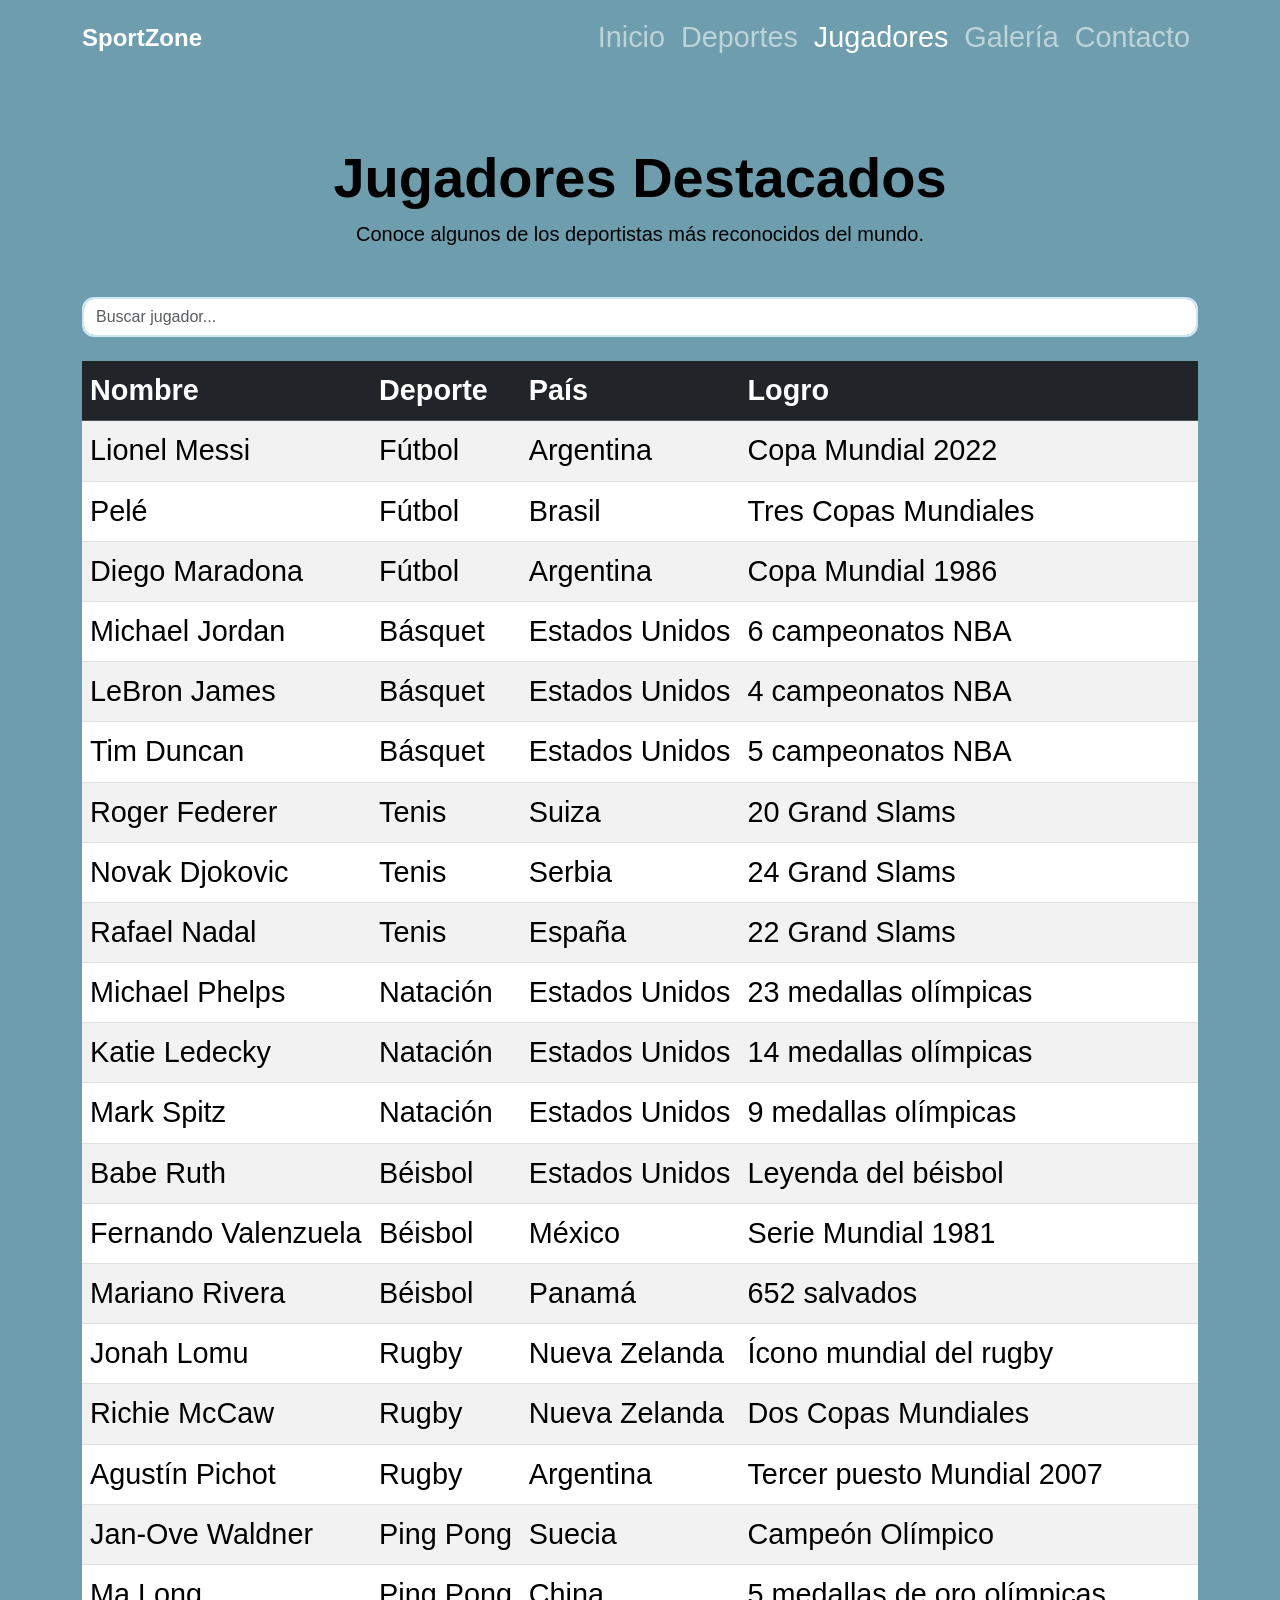
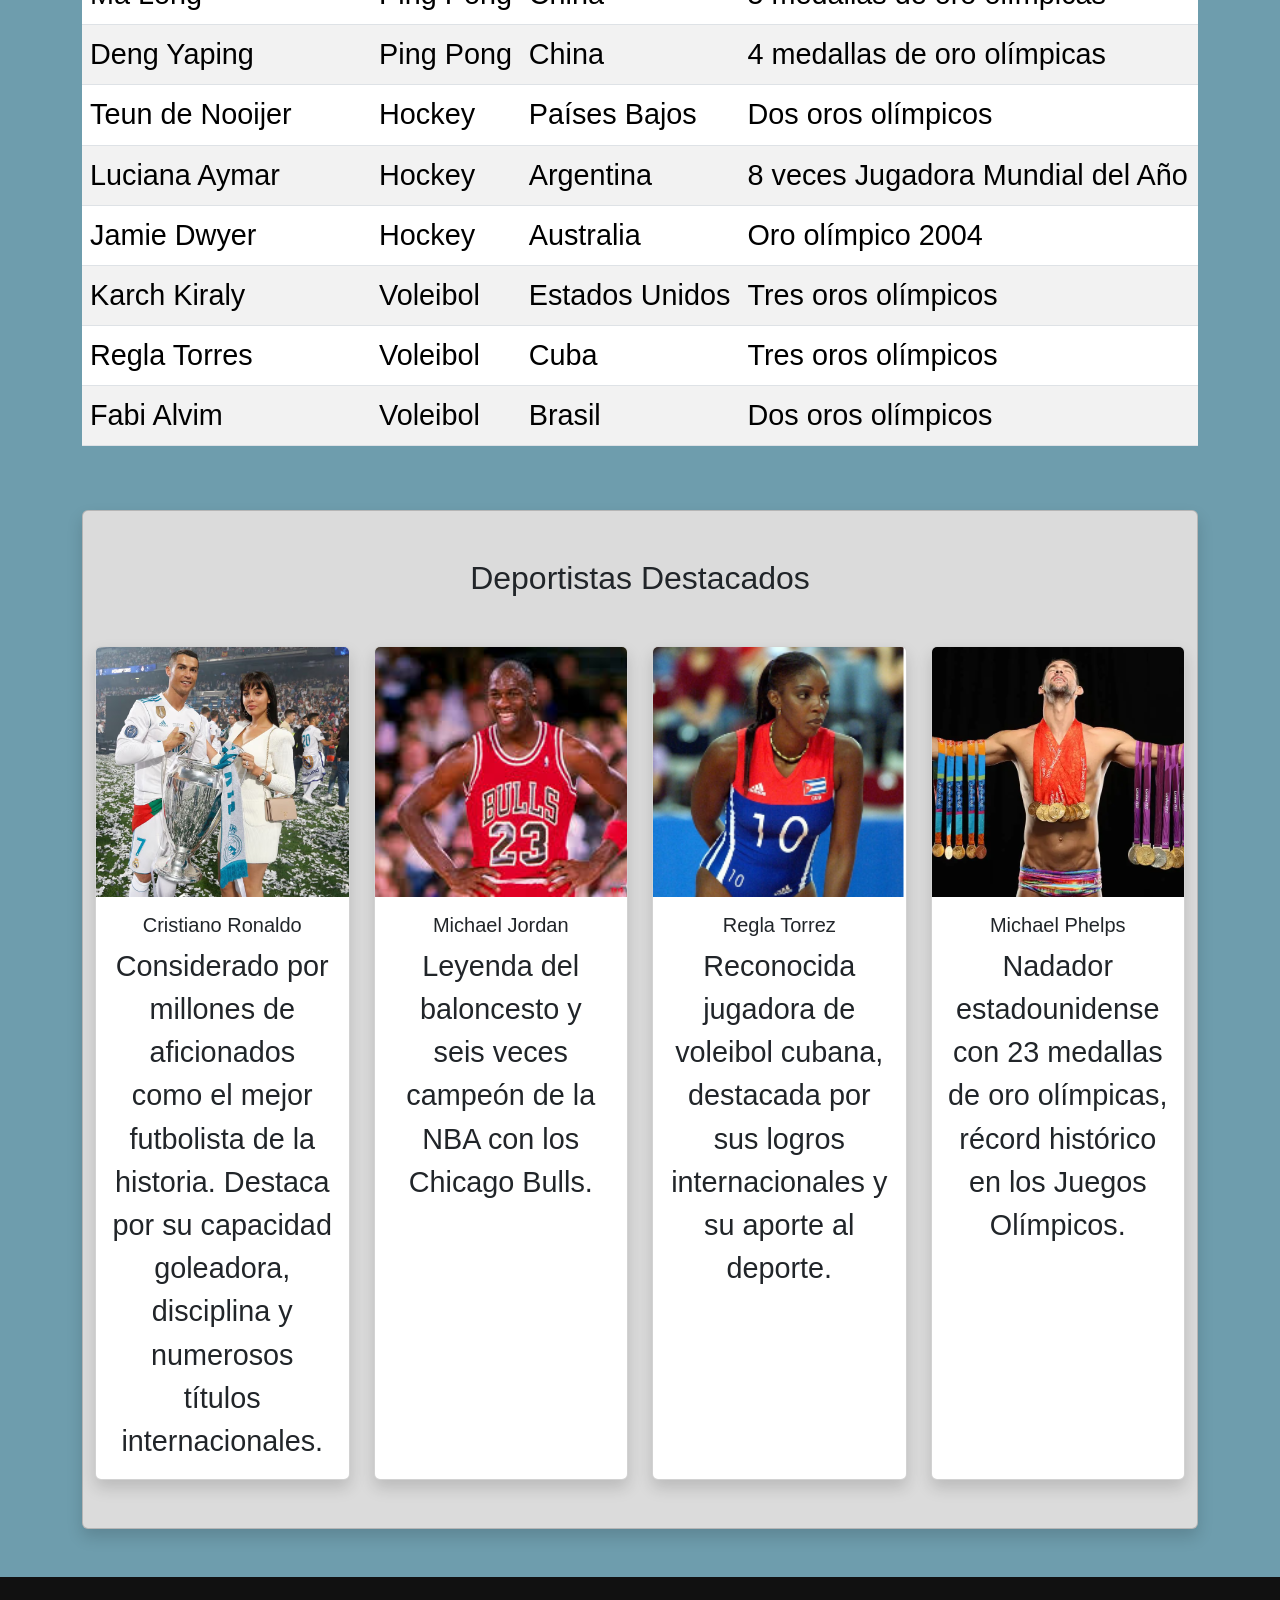
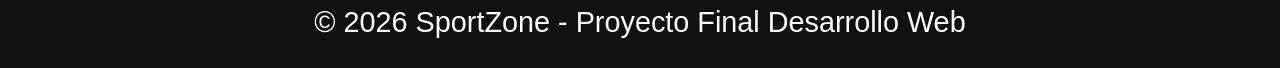
<file: jugadores.html>
<!DOCTYPE html>
<html lang="en">

<head>
    <meta charset="UTF-8">
    <meta name="viewport" content="width=device-width, initial-scale=1.0">
    <title>Jugadores - Portal Deportivo</title>
    <link href="https://cdn.jsdelivr.net/npm/bootstrap@5.3.3/dist/css/bootstrap.min.css" rel="stylesheet">
    <link rel="stylesheet" href="css/style.css">
</head>

<body>
    <header>

        <nav class="navbar navbar-expand-lg navbar-dark fixed-top">

            <div class="container">

                <a class="navbar-brand fw-bold" href="index.html">
                    SportZone
                </a>

                <button class="navbar-toggler" type="button" data-bs-toggle="collapse" data-bs-target="#menu">

                    <span class="navbar-toggler-icon"></span>

                </button>

                <div class="collapse navbar-collapse" id="menu">

                    <ul class="navbar-nav ms-auto">

                        <li class="nav-item">
                            <a class="nav-link" href="index.html">
                                Inicio
                            </a>
                        </li>

                        <li class="nav-item">
                            <a class="nav-link" href="deportes.html">
                                Deportes
                            </a>
                        </li>

                        <li class="nav-item">
                            <a class="nav-link active" href="jugadores.html">
                                Jugadores
                            </a>
                        </li>

                        <li class="nav-item">
                            <a class="nav-link" href="galeria.html">
                                Galería
                            </a>
                        </li>

                        <li class="nav-item">
                            <a class="nav-link" href="contacto.html">
                                Contacto
                            </a>
                        </li>

                    </ul>

                </div>

            </div>

        </nav>

    </header>
    <main class="pt-5 mt-5">

        <section class="container text-center my-5">

            <h1 class="display-4 fw-bold">
                Jugadores Destacados
            </h1>

            <p class="lead">
                Conoce algunos de los deportistas más reconocidos del mundo.
            </p>

        </section>
        <section class="container mb-4">

            <input type="text" id="buscarJugador" class="form-control" placeholder="Buscar jugador...">

        </section>
        <section class="container">

            <div class="table-responsive">

                <table class="table table-striped table-hover" id="tablaJugadores">

                    <thead class="table-dark">

                        <tr>
                            <th>Nombre</th>
                            <th>Deporte</th>
                            <th>País</th>
                            <th>Logro</th>
                        </tr>

                    </thead>

                    <tbody>

                        <tr>
                            <td>Lionel Messi</td>
                            <td>Fútbol</td>
                            <td>Argentina</td>
                            <td>Copa Mundial 2022</td>
                        </tr>
                        <tr>
                            <td>Pelé</td>
                            <td>Fútbol</td>
                            <td>Brasil</td>
                            <td>Tres Copas Mundiales</td>
                        </tr>
                        <tr>
                            <td>Diego Maradona</td>
                            <td>Fútbol</td>
                            <td>Argentina</td>
                            <td>Copa Mundial 1986</td>
                        </tr>

                        <tr>
                            <td>Michael Jordan</td>
                            <td>Básquet</td>
                            <td>Estados Unidos</td>
                            <td>6 campeonatos NBA</td>
                        </tr>
                        <tr>
                            <td>LeBron James</td>
                            <td>Básquet</td>
                            <td>Estados Unidos</td>
                            <td>4 campeonatos NBA</td>
                        </tr>
                        <tr>
                            <td>Tim Duncan</td>
                            <td>Básquet</td>
                            <td>Estados Unidos</td>
                            <td>5 campeonatos NBA</td>
                        </tr>

                        <tr>
                            <td>Roger Federer</td>
                            <td>Tenis</td>
                            <td>Suiza</td>
                            <td>20 Grand Slams</td>
                        </tr>
                        <tr>
                            <td>Novak Djokovic</td>
                            <td>Tenis</td>
                            <td>Serbia</td>
                            <td>24 Grand Slams</td>
                        </tr>
                        <tr>
                            <td>Rafael Nadal</td>
                            <td>Tenis</td>
                            <td>España</td>
                            <td>22 Grand Slams</td>
                        </tr>

                        <tr>
                            <td>Michael Phelps</td>
                            <td>Natación</td>
                            <td>Estados Unidos</td>
                            <td>23 medallas olímpicas</td>
                        </tr>
                        <tr>
                            <td>Katie Ledecky</td>
                            <td>Natación</td>
                            <td>Estados Unidos</td>
                            <td>14 medallas olímpicas</td>
                        </tr>
                        <tr>
                            <td>Mark Spitz</td>
                            <td>Natación</td>
                            <td>Estados Unidos</td>
                            <td>9 medallas olímpicas</td>
                        </tr>

                        <tr>
                            <td>Babe Ruth</td>
                            <td>Béisbol</td>
                            <td>Estados Unidos</td>
                            <td>Leyenda del béisbol</td>
                        </tr>
                        <tr>
                            <td>Fernando Valenzuela</td>
                            <td>Béisbol</td>
                            <td>México</td>
                            <td>Serie Mundial 1981</td>
                        </tr>
                        <tr>
                            <td>Mariano Rivera</td>
                            <td>Béisbol</td>
                            <td>Panamá</td>
                            <td>652 salvados</td>
                        </tr>

                        <tr>
                            <td>Jonah Lomu</td>
                            <td>Rugby</td>
                            <td>Nueva Zelanda</td>
                            <td>Ícono mundial del rugby</td>
                        </tr>
                        <tr>
                            <td>Richie McCaw</td>
                            <td>Rugby</td>
                            <td>Nueva Zelanda</td>
                            <td>Dos Copas Mundiales</td>
                        </tr>
                        <tr>
                            <td>Agustín Pichot</td>
                            <td>Rugby</td>
                            <td>Argentina</td>
                            <td>Tercer puesto Mundial 2007</td>
                        </tr>


                        <tr>
                            <td>Jan-Ove Waldner</td>
                            <td>Ping Pong</td>
                            <td>Suecia</td>
                            <td>Campeón Olímpico</td>
                        </tr>
                        <tr>
                            <td>Ma Long</td>
                            <td>Ping Pong</td>
                            <td>China</td>
                            <td>5 medallas de oro olímpicas</td>
                        </tr>
                        <tr>
                            <td>Deng Yaping</td>
                            <td>Ping Pong</td>
                            <td>China</td>
                            <td>4 medallas de oro olímpicas</td>
                        </tr>

                        <tr>
                            <td>Teun de Nooijer</td>
                            <td>Hockey</td>
                            <td>Países Bajos</td>
                            <td>Dos oros olímpicos</td>
                        </tr>
                        <tr>
                            <td>Luciana Aymar</td>
                            <td>Hockey</td>
                            <td>Argentina</td>
                            <td>8 veces Jugadora Mundial del Año</td>
                        </tr>
                        <tr>
                            <td>Jamie Dwyer</td>
                            <td>Hockey</td>
                            <td>Australia</td>
                            <td>Oro olímpico 2004</td>
                        </tr>

                        <tr>
                            <td>Karch Kiraly</td>
                            <td>Voleibol</td>
                            <td>Estados Unidos</td>
                            <td>Tres oros olímpicos</td>
                        </tr>
                        <tr>
                            <td>Regla Torres</td>
                            <td>Voleibol</td>
                            <td>Cuba</td>
                            <td>Tres oros olímpicos</td>
                        </tr>
                        <tr>
                            <td>Fabi Alvim</td>
                            <td>Voleibol</td>
                            <td>Brasil</td>
                            <td>Dos oros olímpicos</td>
                        </tr>

                    </tbody>

                </table>

            </div>

        </section>
        <section class="container my-5">

            <div class="card shadow featured-athletes">

                <section class="container my-5">

                    <h2 class="text-center mb-5">
                        Deportistas Destacados
                    </h2>

                    <div class="row g-4">

                        <div class="col-md-3">

                            <div class="card shadow h-100">

                                <img src="img/goat.avif" class="card-img-top" alt="Lionel Messi">

                                <div class="card-body text-center">

                                    <h5 class="card-title">
                                        Cristiano Ronaldo
                                    </h5>

                                    <p class="card-text">
                                        Considerado por millones de aficionados como el mejor futbolista de la historia.
                                        Destaca por su capacidad goleadora, disciplina y numerosos títulos
                                        internacionales.
                                    </p>

                                </div>

                            </div>

                        </div>

                        <div class="col-md-3">

                            <div class="card shadow h-100">

                                <img src="img/jordan.jpg" class="card-img-top" alt="Michael Jordan">

                                <div class="card-body text-center">

                                    <h5 class="card-title">
                                        Michael Jordan
                                    </h5>

                                    <p class="card-text">
                                        Leyenda del baloncesto y seis veces campeón de la NBA con los Chicago Bulls.
                                    </p>

                                </div>

                            </div>

                        </div>

                        <div class="col-md-3">

                            <div class="card shadow h-100">

                                <img src="img/regla.png" class="card-img-top" alt="Regla Torrez">

                                <div class="card-body text-center">

                                    <h5 class="card-title">
                                        Regla Torrez
                                    </h5>

                                    <p class="card-text">
                                        Reconocida jugadora de voleibol cubana, destacada por sus logros internacionales
                                        y su aporte al deporte.
                                    </p>

                                </div>

                            </div>

                        </div>

                        <div class="col-md-3">

                            <div class="card shadow h-100">

                                <img src="img/Michael.webp" class="card-img-top" alt="Michael Phelps">

                                <div class="card-body text-center">

                                    <h5 class="card-title">
                                        Michael Phelps
                                    </h5>

                                    <p class="card-text">
                                        Nadador estadounidense con 23 medallas de oro olímpicas, récord histórico en los
                                        Juegos Olímpicos.
                                    </p>

                                </div>

                            </div>

                        </div>

                    </div>

                </section>

            </div>

        </section>

    </main>
    <footer class="text-center py-4">

        <p class="mb-0">
            © 2026 SportZone - Proyecto Final Desarrollo Web
        </p>

    </footer>
    <script src="https://cdn.jsdelivr.net/npm/bootstrap@5.3.3/dist/js/bootstrap.bundle.min.js"></script>
    <script src="js/script.js"></script>
</body>

</html>
</file>
<file: css/style.css>
body {
    background-color: #6e9dad;
    font-family: Arial, sans-serif;
    font-size: 1.8rem;
    color: #000000;
}

.navbar {
    transition: 0.4s;
}

.navbar.scrolled {
    background-color: #003b58 !important;
}

.navbar-brand {
    font-size: 1.5rem;
}

.nav-link {
    transition: 0.3s;
}

.nav-link:hover {
    color: #ffff00 !important;
}

.hero {
    min-height: 100vh;

    display: flex;
    align-items: center;
    justify-content: center;

    background:
        linear-gradient(rgba(0, 0, 0, 0.5),
            rgba(0, 0, 0, 0.5)),
        url("../img/fondo.png");

    background-size: cover;
    background-position: center;

    color: white;
}

footer {
    background-color: #111;
    color: white;
}

img {
    transition: 0.3s;
}

img:hover {
    transform: scale(1.05);
}

.carousel {
    width: 75%;
    margin: auto;
}

.carousel img {
    width: 100%;
    height: 550px;
    object-fit: cover;
    object-position: center;
    border-radius: 15px;
}

.accordion-button {
    font-size: 1.8rem;
    font-weight: 700;
    padding-left: 1rem;
}

@media (max-width: 576px) {
    .accordion-button {
        font-size: 1.4rem;
    }
}

.flip-card {
    background-color: transparent;
    width: 400px;
    height: 300px;
    perspective: 1000px;
    overflow: hidden;
}

.flip-card-inner {
    position: relative;
    width: 100%;
    height: 100%;
    transition: transform .6s;
    transform-style: preserve-3d;
}

.flip-card:hover .flip-card-inner {
    transform: rotateY(180deg);
}

.flip-card-front,
.flip-card-back {

    position: absolute;

    width: 100%;
    height: 100%;

    border-radius: 15px;

    display: flex;
    justify-content: center;
    align-items: center;

    backface-visibility: hidden;
    overflow: hidden;
}

.flip-card-front {
    background: #004b70;
    color: white;
    flex-direction: column;
    padding: 20px;
    text-align: center;
}

.flip-card-back {
    background: #198754;
    color: white;
    transform: rotateY(180deg);
}

.flip-card-back img {
    width: 100%;
    height: 100%;
    object-fit: cover;
    display: block;
    margin: auto;
}

.card-img-top {
    height: 250px;
    object-fit: cover;
}

.featured-athletes {
    background-color: #dbdbdb;
}

.card {
    transition: 0.3s;
}

.card:hover {
    transform: translateY(-10px);
}

.galeria img {
    height: 300px;
    object-fit: cover;
}

.galeria-img {
    height: 250px !important;
    width: 100% !important;
    object-fit: cover;
    display: block;
}

.timeline-img {
    height: 300px !important;
    width: 100% !important;
    object-fit: cover;
    display: block;
}

.card-importance {
    max-width: 800px;
    margin: 0 auto;
    padding: 60px 40px;
    background: linear-gradient(rgba(0, 0, 0, 0.5), rgba(0, 0, 0, 0.5)), url('../img/fondo.png');
    background-size: cover;
    background-position: center;
    border-radius: 15px;
    box-shadow: 0 4px 15px rgba(0, 0, 0, 0.2);
}

.card-importance-content {
    text-align: center;
    color: white;
}

.card-importance-content h2 {
    font-size: 2.5rem;
    font-weight: bold;
    margin-bottom: 20px;
}

.card-importance-content p {
    font-size: 1.1rem;
    line-height: 1.8;
}

.hero-contacto {

    min-height: 45vh;

    display: flex;
    justify-content: center;
    align-items: center;

    background:
        linear-gradient(rgba(0, 0, 0, .5),
            rgba(0, 0, 0, .5)),
        url("../img/fondo.png");

    background-size: cover;
    background-position: center;

    color: white;
}

.contacto-card {
    background: #eef7fb;
    border-radius: 25px;
}

.btn-contacto {
    background: #5fa8d3;
    color: white;
    border: none;
    border-radius: 12px;
    transition: .3s;
}

.btn-contacto:hover {
    background: #4b93be;
    color: white;
}

.form-control,
.form-select {
    border-radius: 12px;
    border: 2px solid #cde8f3;
}

.form-control:focus,
.form-select:focus {
    border-color: #7dc4e4;
    box-shadow: 0 0 10px rgba(125, 196, 228, .4);
}
</file>
